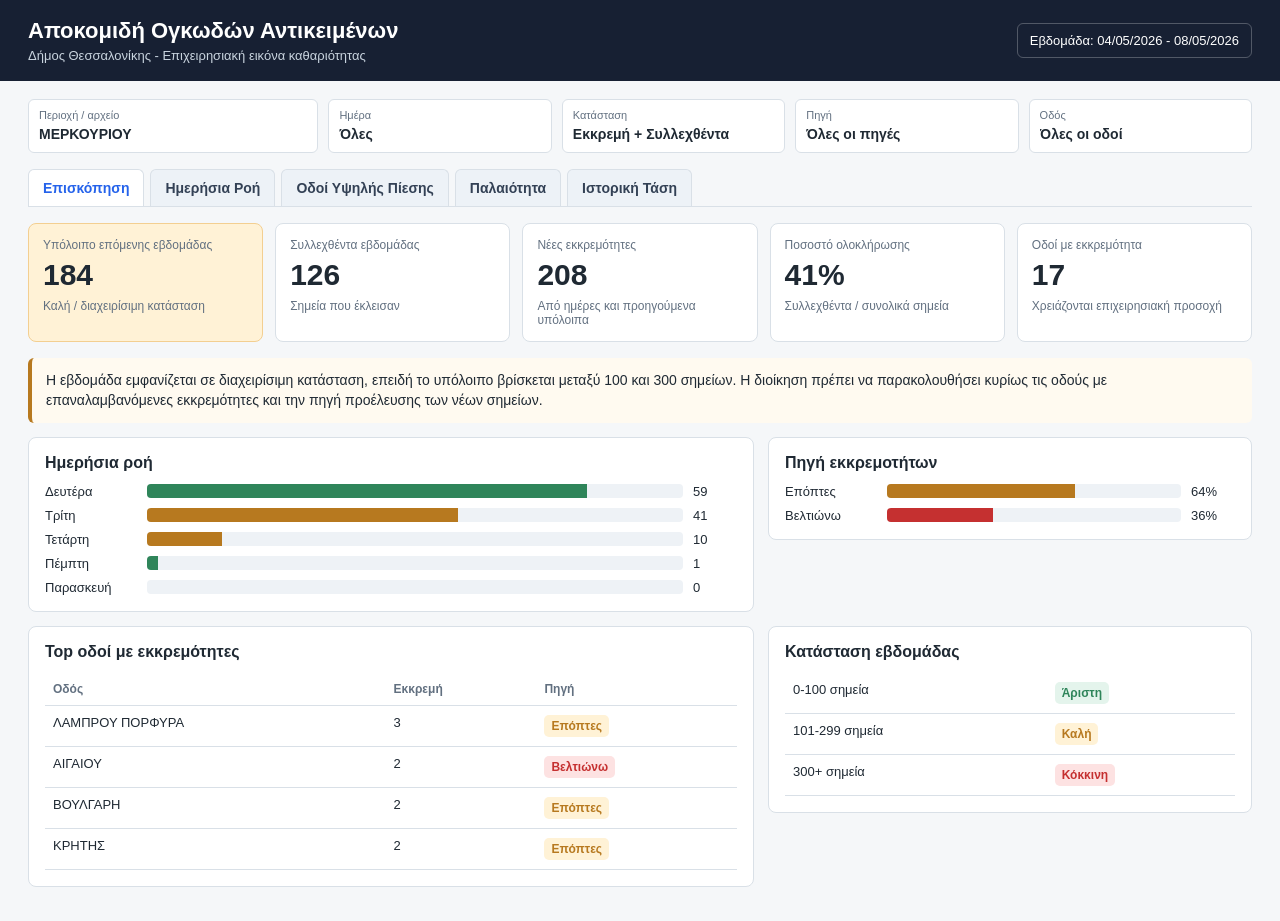
<file: dashboard_wireframe.html>
<!doctype html>
<html lang="el">
<head>
  <meta charset="utf-8">
  <meta name="viewport" content="width=device-width, initial-scale=1">
  <title>Dashboard Αποκομιδής Ογκωδών</title>
  <style>
    :root {
      --bg: #f5f7f9;
      --panel: #ffffff;
      --text: #1f2933;
      --muted: #627080;
      --line: #d9e0e7;
      --green: #2f855a;
      --green-bg: #e4f4ec;
      --orange: #b7791f;
      --orange-bg: #fff2d6;
      --red: #c53030;
      --red-bg: #fde2e2;
      --blue: #2563eb;
      --blue-bg: #e6efff;
      --dark: #172033;
    }

    * {
      box-sizing: border-box;
    }

    body {
      margin: 0;
      font-family: "Segoe UI", Arial, sans-serif;
      color: var(--text);
      background: var(--bg);
    }

    header {
      background: var(--dark);
      color: #fff;
      padding: 18px 28px;
      display: flex;
      align-items: center;
      justify-content: space-between;
      gap: 18px;
    }

    h1 {
      margin: 0;
      font-size: 22px;
      font-weight: 650;
      letter-spacing: 0;
    }

    .subtitle {
      margin-top: 4px;
      color: #c9d4df;
      font-size: 13px;
    }

    .week-pill {
      border: 1px solid rgba(255, 255, 255, .25);
      border-radius: 6px;
      padding: 9px 12px;
      font-size: 13px;
      white-space: nowrap;
    }

    main {
      padding: 18px 28px 34px;
    }

    .toolbar {
      display: grid;
      grid-template-columns: 1.3fr repeat(4, minmax(140px, 1fr));
      gap: 10px;
      margin-bottom: 16px;
    }

    .filter {
      background: var(--panel);
      border: 1px solid var(--line);
      border-radius: 6px;
      padding: 9px 10px;
      min-height: 54px;
    }

    .filter label {
      display: block;
      font-size: 11px;
      color: var(--muted);
      margin-bottom: 5px;
    }

    .filter .value {
      font-size: 14px;
      font-weight: 600;
      overflow: hidden;
      text-overflow: ellipsis;
      white-space: nowrap;
    }

    .tabs {
      display: flex;
      gap: 6px;
      border-bottom: 1px solid var(--line);
      margin-bottom: 16px;
      overflow-x: auto;
    }

    .tab {
      border: 1px solid var(--line);
      border-bottom: none;
      background: #edf2f7;
      padding: 10px 14px;
      border-radius: 6px 6px 0 0;
      font-size: 14px;
      font-weight: 600;
      color: #334155;
      white-space: nowrap;
    }

    .tab.active {
      background: var(--panel);
      color: var(--blue);
    }

    .kpis {
      display: grid;
      grid-template-columns: repeat(5, minmax(150px, 1fr));
      gap: 12px;
      margin-bottom: 16px;
    }

    .card {
      background: var(--panel);
      border: 1px solid var(--line);
      border-radius: 8px;
      padding: 14px;
      min-height: 112px;
    }

    .card .label {
      color: var(--muted);
      font-size: 12px;
      margin-bottom: 8px;
    }

    .card .number {
      font-size: 30px;
      line-height: 1;
      font-weight: 700;
      letter-spacing: 0;
    }

    .card .note {
      margin-top: 9px;
      color: var(--muted);
      font-size: 12px;
    }

    .status-good {
      background: var(--green-bg);
      border-color: #b7dfca;
    }

    .status-warning {
      background: var(--orange-bg);
      border-color: #f3cf91;
    }

    .status-red {
      background: var(--red-bg);
      border-color: #f5b3b3;
    }

    .layout {
      display: grid;
      grid-template-columns: 1.2fr .8fr;
      gap: 14px;
      align-items: start;
    }

    .panel {
      background: var(--panel);
      border: 1px solid var(--line);
      border-radius: 8px;
      padding: 16px;
    }

    .panel h2 {
      margin: 0 0 12px;
      font-size: 16px;
      letter-spacing: 0;
    }

    .bars {
      display: grid;
      gap: 9px;
    }

    .bar-row {
      display: grid;
      grid-template-columns: 92px 1fr 44px;
      gap: 10px;
      align-items: center;
      font-size: 13px;
    }

    .track {
      height: 14px;
      background: #eef2f6;
      border-radius: 4px;
      overflow: hidden;
    }

    .fill {
      height: 100%;
      background: var(--blue);
    }

    .fill.green {
      background: var(--green);
    }

    .fill.orange {
      background: var(--orange);
    }

    .fill.red {
      background: var(--red);
    }

    table {
      width: 100%;
      border-collapse: collapse;
      font-size: 13px;
    }

    th,
    td {
      border-bottom: 1px solid var(--line);
      padding: 9px 8px;
      text-align: left;
      vertical-align: top;
    }

    th {
      color: var(--muted);
      font-size: 12px;
      font-weight: 650;
    }

    .badge {
      display: inline-block;
      border-radius: 5px;
      padding: 4px 7px;
      font-size: 12px;
      font-weight: 650;
      white-space: nowrap;
    }

    .badge.green {
      color: var(--green);
      background: var(--green-bg);
    }

    .badge.orange {
      color: var(--orange);
      background: var(--orange-bg);
    }

    .badge.red {
      color: var(--red);
      background: var(--red-bg);
    }

    .insight {
      border-left: 4px solid var(--orange);
      background: #fffaf0;
      padding: 12px 14px;
      margin-bottom: 14px;
      border-radius: 6px;
      font-size: 14px;
      line-height: 1.45;
    }

    @media (max-width: 1050px) {
      .toolbar,
      .kpis,
      .layout {
        grid-template-columns: 1fr 1fr;
      }
    }

    @media (max-width: 680px) {
      header {
        align-items: flex-start;
        flex-direction: column;
      }

      main {
        padding: 14px;
      }

      .toolbar,
      .kpis,
      .layout {
        grid-template-columns: 1fr;
      }
    }
  </style>
</head>
<body>
  <header>
    <div>
      <h1>Αποκομιδή Ογκωδών Αντικειμένων</h1>
      <div class="subtitle">Δήμος Θεσσαλονίκης - Επιχειρησιακή εικόνα καθαριότητας</div>
    </div>
    <div class="week-pill">Εβδομάδα: 04/05/2026 - 08/05/2026</div>
  </header>

  <main>
    <section class="toolbar" aria-label="Φίλτρα">
      <div class="filter">
        <label>Περιοχή / αρχείο</label>
        <div class="value">ΜΕΡΚΟΥΡΙΟΥ</div>
      </div>
      <div class="filter">
        <label>Ημέρα</label>
        <div class="value">Όλες</div>
      </div>
      <div class="filter">
        <label>Κατάσταση</label>
        <div class="value">Εκκρεμή + Συλλεχθέντα</div>
      </div>
      <div class="filter">
        <label>Πηγή</label>
        <div class="value">Όλες οι πηγές</div>
      </div>
      <div class="filter">
        <label>Οδός</label>
        <div class="value">Όλες οι οδοί</div>
      </div>
    </section>

    <nav class="tabs" aria-label="Καρτέλες dashboard">
      <div class="tab active">Επισκόπηση</div>
      <div class="tab">Ημερήσια Ροή</div>
      <div class="tab">Οδοί Υψηλής Πίεσης</div>
      <div class="tab">Παλαιότητα</div>
      <div class="tab">Ιστορική Τάση</div>
    </nav>

    <section class="kpis" aria-label="Βασικοί δείκτες">
      <div class="card status-warning">
        <div class="label">Υπόλοιπο επόμενης εβδομάδας</div>
        <div class="number">184</div>
        <div class="note">Καλή / διαχειρίσιμη κατάσταση</div>
      </div>
      <div class="card">
        <div class="label">Συλλεχθέντα εβδομάδας</div>
        <div class="number">126</div>
        <div class="note">Σημεία που έκλεισαν</div>
      </div>
      <div class="card">
        <div class="label">Νέες εκκρεμότητες</div>
        <div class="number">208</div>
        <div class="note">Από ημέρες και προηγούμενα υπόλοιπα</div>
      </div>
      <div class="card">
        <div class="label">Ποσοστό ολοκλήρωσης</div>
        <div class="number">41%</div>
        <div class="note">Συλλεχθέντα / συνολικά σημεία</div>
      </div>
      <div class="card">
        <div class="label">Οδοί με εκκρεμότητα</div>
        <div class="number">17</div>
        <div class="note">Χρειάζονται επιχειρησιακή προσοχή</div>
      </div>
    </section>

    <section class="insight">
      Η εβδομάδα εμφανίζεται σε διαχειρίσιμη κατάσταση, επειδή το υπόλοιπο βρίσκεται μεταξύ 100 και 300 σημείων. Η διοίκηση πρέπει να παρακολουθήσει κυρίως τις οδούς με επαναλαμβανόμενες εκκρεμότητες και την πηγή προέλευσης των νέων σημείων.
    </section>

    <section class="layout">
      <div class="panel">
        <h2>Ημερήσια ροή</h2>
        <div class="bars">
          <div class="bar-row">
            <div>Δευτέρα</div>
            <div class="track"><div class="fill green" style="width: 82%"></div></div>
            <div>59</div>
          </div>
          <div class="bar-row">
            <div>Τρίτη</div>
            <div class="track"><div class="fill orange" style="width: 58%"></div></div>
            <div>41</div>
          </div>
          <div class="bar-row">
            <div>Τετάρτη</div>
            <div class="track"><div class="fill orange" style="width: 14%"></div></div>
            <div>10</div>
          </div>
          <div class="bar-row">
            <div>Πέμπτη</div>
            <div class="track"><div class="fill green" style="width: 2%"></div></div>
            <div>1</div>
          </div>
          <div class="bar-row">
            <div>Παρασκευή</div>
            <div class="track"><div class="fill" style="width: 0%"></div></div>
            <div>0</div>
          </div>
        </div>
      </div>

      <div class="panel">
        <h2>Πηγή εκκρεμοτήτων</h2>
        <div class="bars">
          <div class="bar-row">
            <div>Επόπτες</div>
            <div class="track"><div class="fill orange" style="width: 64%"></div></div>
            <div>64%</div>
          </div>
          <div class="bar-row">
            <div>Βελτιώνω</div>
            <div class="track"><div class="fill red" style="width: 36%"></div></div>
            <div>36%</div>
          </div>
        </div>
      </div>

      <div class="panel">
        <h2>Top οδοί με εκκρεμότητες</h2>
        <table>
          <thead>
            <tr>
              <th>Οδός</th>
              <th>Εκκρεμή</th>
              <th>Πηγή</th>
            </tr>
          </thead>
          <tbody>
            <tr>
              <td>ΛΑΜΠΡΟΥ ΠΟΡΦΥΡΑ</td>
              <td>3</td>
              <td><span class="badge orange">Επόπτες</span></td>
            </tr>
            <tr>
              <td>ΑΙΓΑΙΟΥ</td>
              <td>2</td>
              <td><span class="badge red">Βελτιώνω</span></td>
            </tr>
            <tr>
              <td>ΒΟΥΛΓΑΡΗ</td>
              <td>2</td>
              <td><span class="badge orange">Επόπτες</span></td>
            </tr>
            <tr>
              <td>ΚΡΗΤΗΣ</td>
              <td>2</td>
              <td><span class="badge orange">Επόπτες</span></td>
            </tr>
          </tbody>
        </table>
      </div>

      <div class="panel">
        <h2>Κατάσταση εβδομάδας</h2>
        <table>
          <tbody>
            <tr>
              <td>0-100 σημεία</td>
              <td><span class="badge green">Άριστη</span></td>
            </tr>
            <tr>
              <td>101-299 σημεία</td>
              <td><span class="badge orange">Καλή</span></td>
            </tr>
            <tr>
              <td>300+ σημεία</td>
              <td><span class="badge red">Κόκκινη</span></td>
            </tr>
          </tbody>
        </table>
      </div>
    </section>
  </main>
</body>
</html>
</file>
